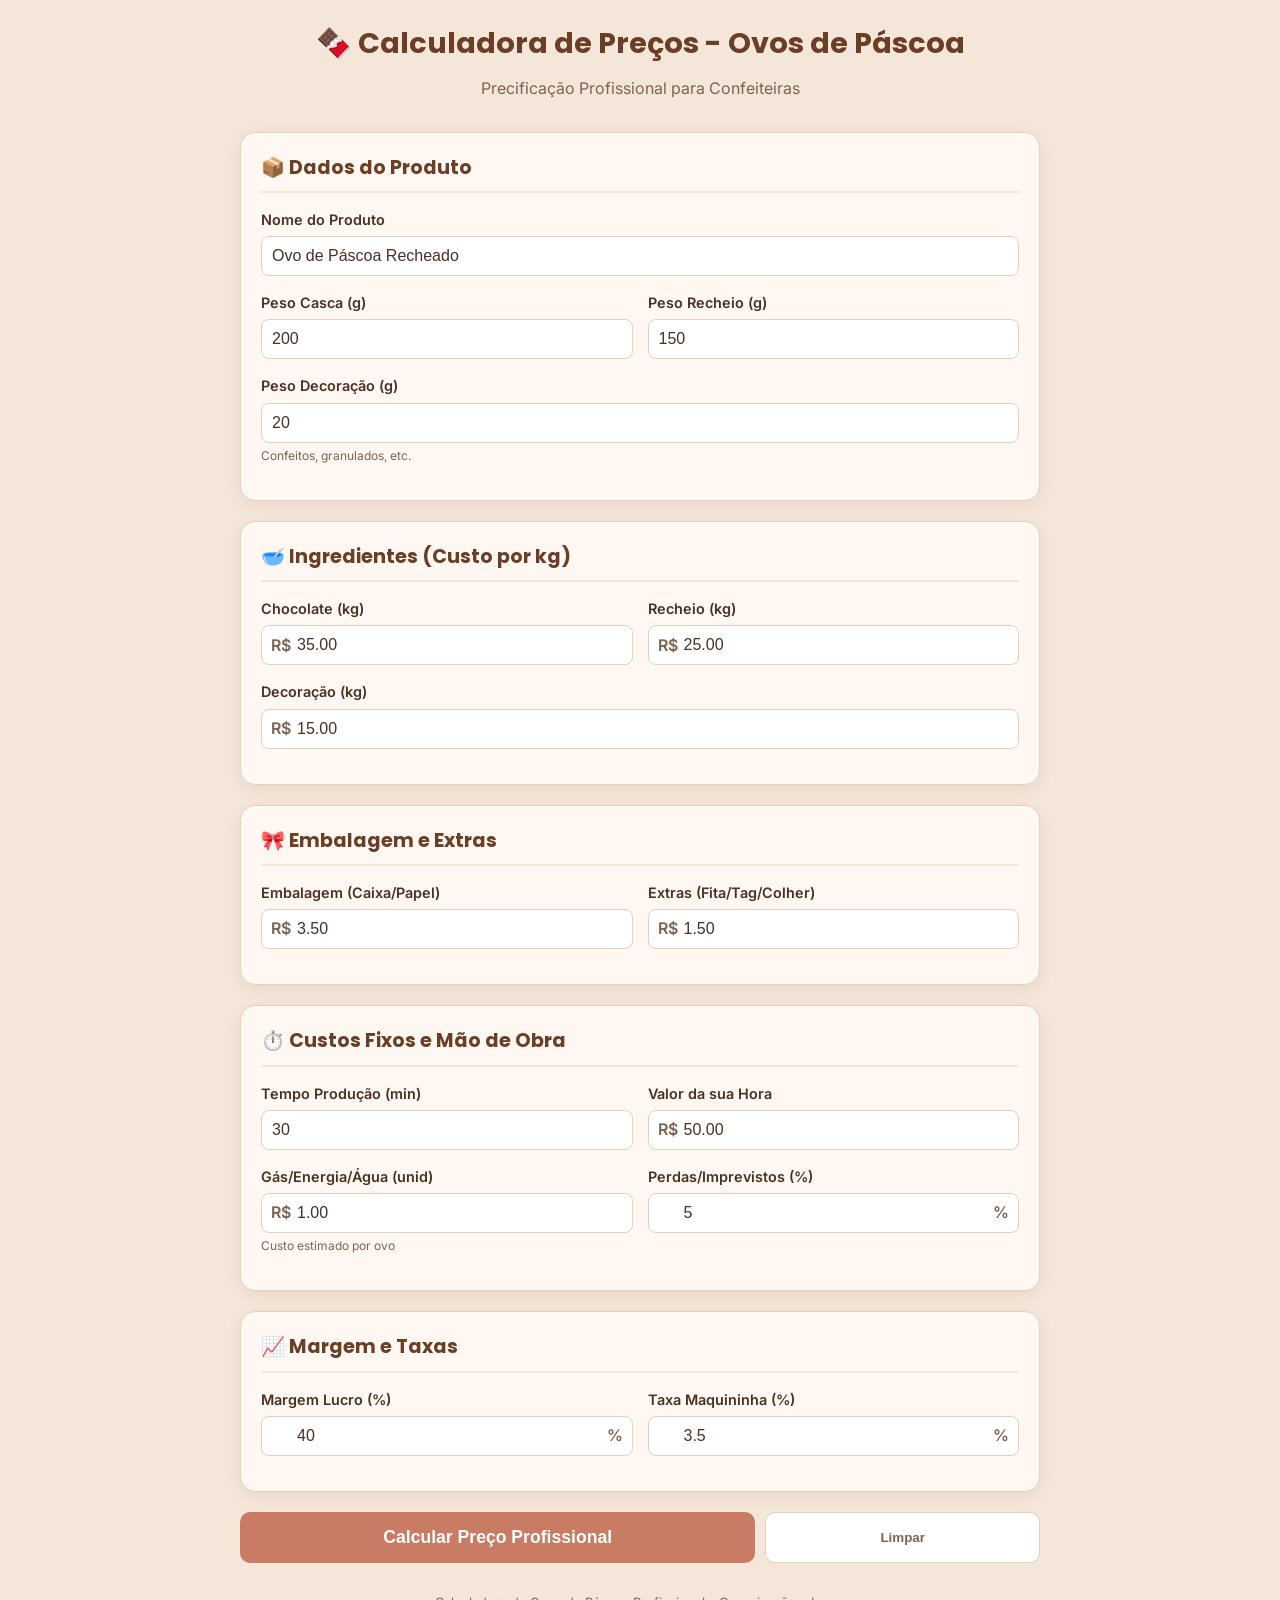
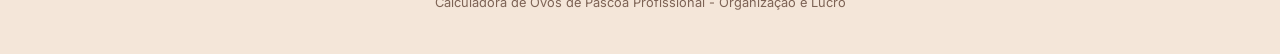
<file: index.html>
<!DOCTYPE html>
<html lang="pt-BR">
<head>
    <meta charset="UTF-8">
    <meta name="viewport" content="width=device-width, initial-scale=1.0">
    <title>Calculadora de Preços - Ovos de Páscoa Profissional</title>
    <link rel="preconnect" href="https://fonts.googleapis.com">
    <link rel="preconnect" href="https://fonts.gstatic.com" crossorigin>
    <link href="https://fonts.googleapis.com/css2?family=Poppins:wght@600;700&family=Inter:wght@400;500;600&display=swap" rel="stylesheet">
    
    <style>
        /* PALETA DE CORES PÁSCOA */
        :root {
            --chocolate: #6B3E26;
            --secundaria: #8B5A3C;
            --fundo-suave: #F4E6D9;
            --card-bg: #FFF8F2;
            --destaque: #E8B4B8;
            --btn-main: #C97B63;
            --btn-hover: #B56A54;
            --sucesso: #6AA84F;
            --texto: #4A3022;
            --texto-suave: #7D6355;
            --borda: #E2D1C3;
        }

        /* RESET E BASE */
        * { margin: 0; padding: 0; box-sizing: border-box; }
        body {
            font-family: 'Inter', sans-serif;
            background-color: var(--fundo-suave);
            color: var(--texto);
            line-height: 1.6;
            padding: 20px;
        }
        h1, h2 { font-family: 'Poppins', sans-serif; color: var(--chocolate); }
        .container { max-width: 800px; margin: 0 auto; }

        /* CABEÇALHO */
        .header { text-align: center; margin-bottom: 30px; }
        .header h1 { font-size: 1.8rem; margin-bottom: 10px; }
        .header p { color: var(--texto-suave); font-size: 1rem; }

        /* CARDS */
        .card {
            background: var(--card-bg);
            border-radius: 15px;
            padding: 20px;
            margin-bottom: 20px;
            box-shadow: 0 4px 15px rgba(107, 62, 38, 0.08);
            border: 1px solid var(--borda);
        }
        .card h2 { font-size: 1.2rem; margin-bottom: 15px; border-bottom: 2px solid var(--fundo-suave); padding-bottom: 8px; display: flex; align-items: center; gap: 10px; }

        /* FORMULÁRIO */
        .form-group { margin-bottom: 15px; }
        .form-row { display: grid; grid-template-columns: 1fr 1fr; gap: 15px; }
        label { display: block; font-weight: 600; margin-bottom: 5px; font-size: 0.9rem; }
        input {
            width: 100%; padding: 10px; border: 1px solid var(--borda); border-radius: 8px;
            font-size: 1rem; color: var(--texto); background: white;
        }
        input:focus { outline: none; border-color: var(--btn-main); }
        small { display: block; color: var(--texto-suave); font-size: 0.75rem; margin-top: 3px; }
        
        .input-wrapper { position: relative; display: flex; align-items: center; }
        .prefix { position: absolute; left: 10px; color: var(--texto-suave); font-weight: 600; }
        .suffix { position: absolute; right: 10px; color: var(--texto-suave); font-weight: 600; }
        .input-wrapper input { padding-left: 35px; }
        .input-wrapper.has-suffix input { padding-right: 35px; }

        /* BOTÕES */
        .actions { display: flex; gap: 10px; margin-bottom: 30px; }
        .btn-main {
            flex: 2; background: var(--btn-main); color: white; border: none; padding: 15px;
            border-radius: 10px; font-size: 1.1rem; font-weight: 700; cursor: pointer;
            transition: background 0.3s;
        }
        .btn-main:hover { background: var(--btn-hover); }
        .btn-secondary {
            flex: 1; background: white; color: var(--texto-suave); border: 1px solid var(--borda);
            padding: 15px; border-radius: 10px; font-weight: 600; cursor: pointer;
        }

        /* RESULTADOS */
        .result-card { border: 2px solid var(--destaque); display: none; animation: fadeIn 0.5s; }
        @keyframes fadeIn { from { opacity: 0; } to { opacity: 1; } }
        .result-grid { display: grid; grid-template-columns: 1fr 1fr; gap: 10px; margin-bottom: 20px; }
        .result-item { background: white; padding: 12px; border-radius: 8px; text-align: center; border: 1px solid var(--borda); }
        .result-item span { display: block; font-size: 0.75rem; color: var(--texto-suave); margin-bottom: 3px; }
        .result-item strong { font-size: 1rem; color: var(--chocolate); }
        .result-item.highlight { background: var(--fundo-suave); border-color: var(--chocolate); grid-column: span 2; }
        .result-item.success { background: #E8F5E9; border-color: var(--sucesso); }
        .result-item.success strong { color: var(--sucesso); }
        .result-item.highlight strong { font-size: 1.4rem; }

        .btn-pdf {
            width: 100%; background: var(--chocolate); color: white; border: none; padding: 12px;
            border-radius: 10px; font-weight: 600; cursor: pointer; margin-top: 15px;
        }

        /* RODAPÉ */
        .footer { text-align: center; margin-top: 30px; color: var(--texto-suave); font-size: 0.8rem; padding-bottom: 20px; }

        /* RESPONSIVIDADE */
        @media (max-width: 500px) { .form-row { grid-template-columns: 1fr; } }

        /* ESTILO PARA IMPRESSÃO (PDF) */
        @media print {
            body { background: white; padding: 0; }
            .container { max-width: 100%; }
            .header, form, .btn-pdf, .footer, .actions { display: none !important; }
            .result-card { display: block !important; border: none; box-shadow: none; margin-top: 0; }
            .result-item { border: 1px solid #ccc; }
            .card { border: none; box-shadow: none; }
        }
    </style>
</head>
<body>
    <div class="container">
        <header class="header">
            <h1>🍫 Calculadora de Preços - Ovos de Páscoa</h1>
            <p>Precificação Profissional para Confeiteiras</p>
        </header>

        <form id="calcForm">
            <!-- DADOS DO PRODUTO -->
            <section class="card">
                <h2>📦 Dados do Produto</h2>
                <div class="form-group">
                    <label for="nome">Nome do Produto</label>
                    <input type="text" id="nome" value="Ovo de Páscoa Recheado">
                </div>
                <div class="form-row">
                    <div class="form-group">
                        <label for="pCasca">Peso Casca (g)</label>
                        <input type="number" id="pCasca" value="200">
                    </div>
                    <div class="form-group">
                        <label for="pRecheio">Peso Recheio (g)</label>
                        <input type="number" id="pRecheio" value="150">
                    </div>
                </div>
                <div class="form-group">
                    <label for="pDecoracao">Peso Decoração (g)</label>
                    <input type="number" id="pDecoracao" value="20">
                    <small>Confeitos, granulados, etc.</small>
                </div>
            </section>

            <!-- INGREDIENTES -->
            <section class="card">
                <h2>🥣 Ingredientes (Custo por kg)</h2>
                <div class="form-row">
                    <div class="form-group">
                        <label for="cCasca">Chocolate (kg)</label>
                        <div class="input-wrapper"><span class="prefix">R$</span><input type="number" id="cCasca" value="35.00" step="0.01"></div>
                    </div>
                    <div class="form-group">
                        <label for="cRecheio">Recheio (kg)</label>
                        <div class="input-wrapper"><span class="prefix">R$</span><input type="number" id="cRecheio" value="25.00" step="0.01"></div>
                    </div>
                </div>
                <div class="form-group">
                    <label for="cDecoracao">Decoração (kg)</label>
                    <div class="input-wrapper"><span class="prefix">R$</span><input type="number" id="cDecoracao" value="15.00" step="0.01"></div>
                </div>
            </section>

            <!-- EMBALAGEM E EXTRAS -->
            <section class="card">
                <h2>🎀 Embalagem e Extras</h2>
                <div class="form-row">
                    <div class="form-group">
                        <label for="cEmbalagem">Embalagem (Caixa/Papel)</label>
                        <div class="input-wrapper"><span class="prefix">R$</span><input type="number" id="cEmbalagem" value="3.50" step="0.01"></div>
                    </div>
                    <div class="form-group">
                        <label for="cExtras">Extras (Fita/Tag/Colher)</label>
                        <div class="input-wrapper"><span class="prefix">R$</span><input type="number" id="cExtras" value="1.50" step="0.01"></div>
                    </div>
                </div>
            </section>

            <!-- CUSTOS FIXOS E MÃO DE OBRA -->
            <section class="card">
                <h2>⏱️ Custos Fixos e Mão de Obra</h2>
                <div class="form-row">
                    <div class="form-group">
                        <label for="tempo">Tempo Produção (min)</label>
                        <input type="number" id="tempo" value="30">
                    </div>
                    <div class="form-group">
                        <label for="vHora">Valor da sua Hora</label>
                        <div class="input-wrapper"><span class="prefix">R$</span><input type="number" id="vHora" value="50.00" step="0.01"></div>
                    </div>
                </div>
                <div class="form-row">
                    <div class="form-group">
                        <label for="cFixo">Gás/Energia/Água (unid)</label>
                        <div class="input-wrapper"><span class="prefix">R$</span><input type="number" id="cFixo" value="1.00" step="0.01"></div>
                        <small>Custo estimado por ovo</small>
                    </div>
                    <div class="form-group">
                        <label for="perdas">Perdas/Imprevistos (%)</label>
                        <div class="input-wrapper has-suffix"><input type="number" id="perdas" value="5"><span class="suffix">%</span></div>
                    </div>
                </div>
            </section>

            <!-- MARGEM E TAXAS -->
            <section class="card">
                <h2>📈 Margem e Taxas</h2>
                <div class="form-row">
                    <div class="form-group">
                        <label for="margem">Margem Lucro (%)</label>
                        <div class="input-wrapper has-suffix"><input type="number" id="margem" value="40"><span class="suffix">%</span></div>
                    </div>
                    <div class="form-group">
                        <label for="taxa">Taxa Maquininha (%)</label>
                        <div class="input-wrapper has-suffix"><input type="number" id="taxa" value="3.5"><span class="suffix">%</span></div>
                    </div>
                </div>
            </section>

            <div class="actions">
                <button type="button" id="btnCalc" class="btn-main">Calcular Preço Profissional</button>
                <button type="reset" class="btn-secondary">Limpar</button>
            </div>
        </form>

        <!-- RESULTADO FINAL -->
        <section id="resCard" class="card result-card">
            <h2 id="resTitulo">✨ Relatório de Precificação</h2>
            <div class="result-grid">
                <div class="result-item"><span>Custo Ingredientes</span><strong id="resIng">R$ 0,00</strong></div>
                <div class="result-item"><span>Custo Mão de Obra</span><strong id="resMao">R$ 0,00</strong></div>
                <div class="result-item"><span>Custos Fixos/Extras</span><strong id="resFixo">R$ 0,00</strong></div>
                <div class="result-item"><span>Reserva de Perdas</span><strong id="resPerda">R$ 0,00</strong></div>
                <div class="result-item highlight"><span>Custo Real Total</span><strong id="resTotal">R$ 0,00</strong></div>
                <div class="result-item"><span>Preço Mínimo (Sem Lucro)</span><strong id="resMinimo">R$ 0,00</strong></div>
                <div class="result-item highlight success"><span>Preço Sugerido de Venda</span><strong id="resSugerido">R$ 0,00</strong></div>
                <div class="result-item success"><span>Lucro Líquido Real</span><strong id="resLucro">R$ 0,00</strong></div>
                <div class="result-item success"><span>Margem Final Real</span><strong id="resMargem">0,00%</strong></div>
            </div>
            <button type="button" id="btnPDF" class="btn-pdf">📥 Baixar Relatório PDF</button>
        </section>

        <footer class="footer">
            <p>Calculadora de Ovos de Páscoa Profissional - Organização e Lucro</p>
        </footer>
    </div>

    <script>
        const format = (v) => new Intl.NumberFormat('pt-BR', { style: 'currency', currency: 'BRL' }).format(v);
        const getV = (id) => parseFloat(document.getElementById(id).value) || 0;

        document.getElementById('btnCalc').addEventListener('click', () => {
            const nome = document.getElementById('nome').value;
            
            // Captura de valores
            const pCasca = getV('pCasca');
            const pRecheio = getV('pRecheio');
            const pDecor = getV('pDecoracao');
            
            const cCasca = getV('cCasca');
            const cRecheio = getV('cRecheio');
            const cDecor = getV('cDecoracao');
            
            const cEmb = getV('cEmbalagem');
            const cExtras = getV('cExtras');
            
            const tempo = getV('tempo');
            const vHora = getV('vHora');
            const cFixo = getV('cFixo');
            const perdasPerc = getV('perdas');
            
            const margemPerc = getV('margem');
            const taxaPerc = getV('taxa');

            // Cálculos de Custo
            const custoIng = ((pCasca / 1000) * cCasca) + ((pRecheio / 1000) * cRecheio) + ((pDecor / 1000) * cDecor);
            const custoMao = (tempo / 60) * vHora;
            const custoFixoTotal = cFixo + cEmb + cExtras;
            
            // Custo Base antes de perdas e taxas
            let custoBase = custoIng + custoMao + custoFixoTotal;
            
            // Adiciona reserva de perdas
            const valorPerda = custoBase * (perdasPerc / 100);
            const custoRealTotal = custoBase + valorPerda;
            
            // Cálculo do Preço de Venda (Markup)
            // Preço = Custo / (1 - Margem - Taxas)
            const divisor = 1 - (margemPerc / 100) - (taxaPerc / 100);
            let precoSugerido = custoRealTotal / (divisor > 0 ? divisor : 0.1);
            
            // Arredondamento amigável (ex: 39.90)
            precoSugerido = Math.ceil(precoSugerido) - 0.10;
            if (precoSugerido < custoRealTotal) precoSugerido += 1.00;

            const lucroReal = precoSugerido - custoRealTotal - (precoSugerido * (taxaPerc / 100));
            const margemFinal = (lucroReal / precoSugerido) * 100;

            // Atualização da Interface
            document.getElementById('resTitulo').innerText = "✨ Relatório: " + nome;
            document.getElementById('resIng').innerText = format(custoIng);
            document.getElementById('resMao').innerText = format(custoMao);
            document.getElementById('resFixo').innerText = format(custoFixoTotal);
            document.getElementById('resPerda').innerText = format(valorPerda);
            document.getElementById('resTotal').innerText = format(custoRealTotal);
            document.getElementById('resMinimo').innerText = format(custoRealTotal);
            document.getElementById('resSugerido').innerText = format(precoSugerido);
            document.getElementById('resLucro').innerText = format(lucroReal);
            document.getElementById('resMargem').innerText = margemFinal.toFixed(2) + "%";

            document.getElementById('resCard').style.display = 'block';
            document.getElementById('resCard').scrollIntoView({ behavior: 'smooth' });
        });

        document.getElementById('btnPDF').addEventListener('click', () => {
            window.print();
        });
    </script>
</body>
</html>
</file>
